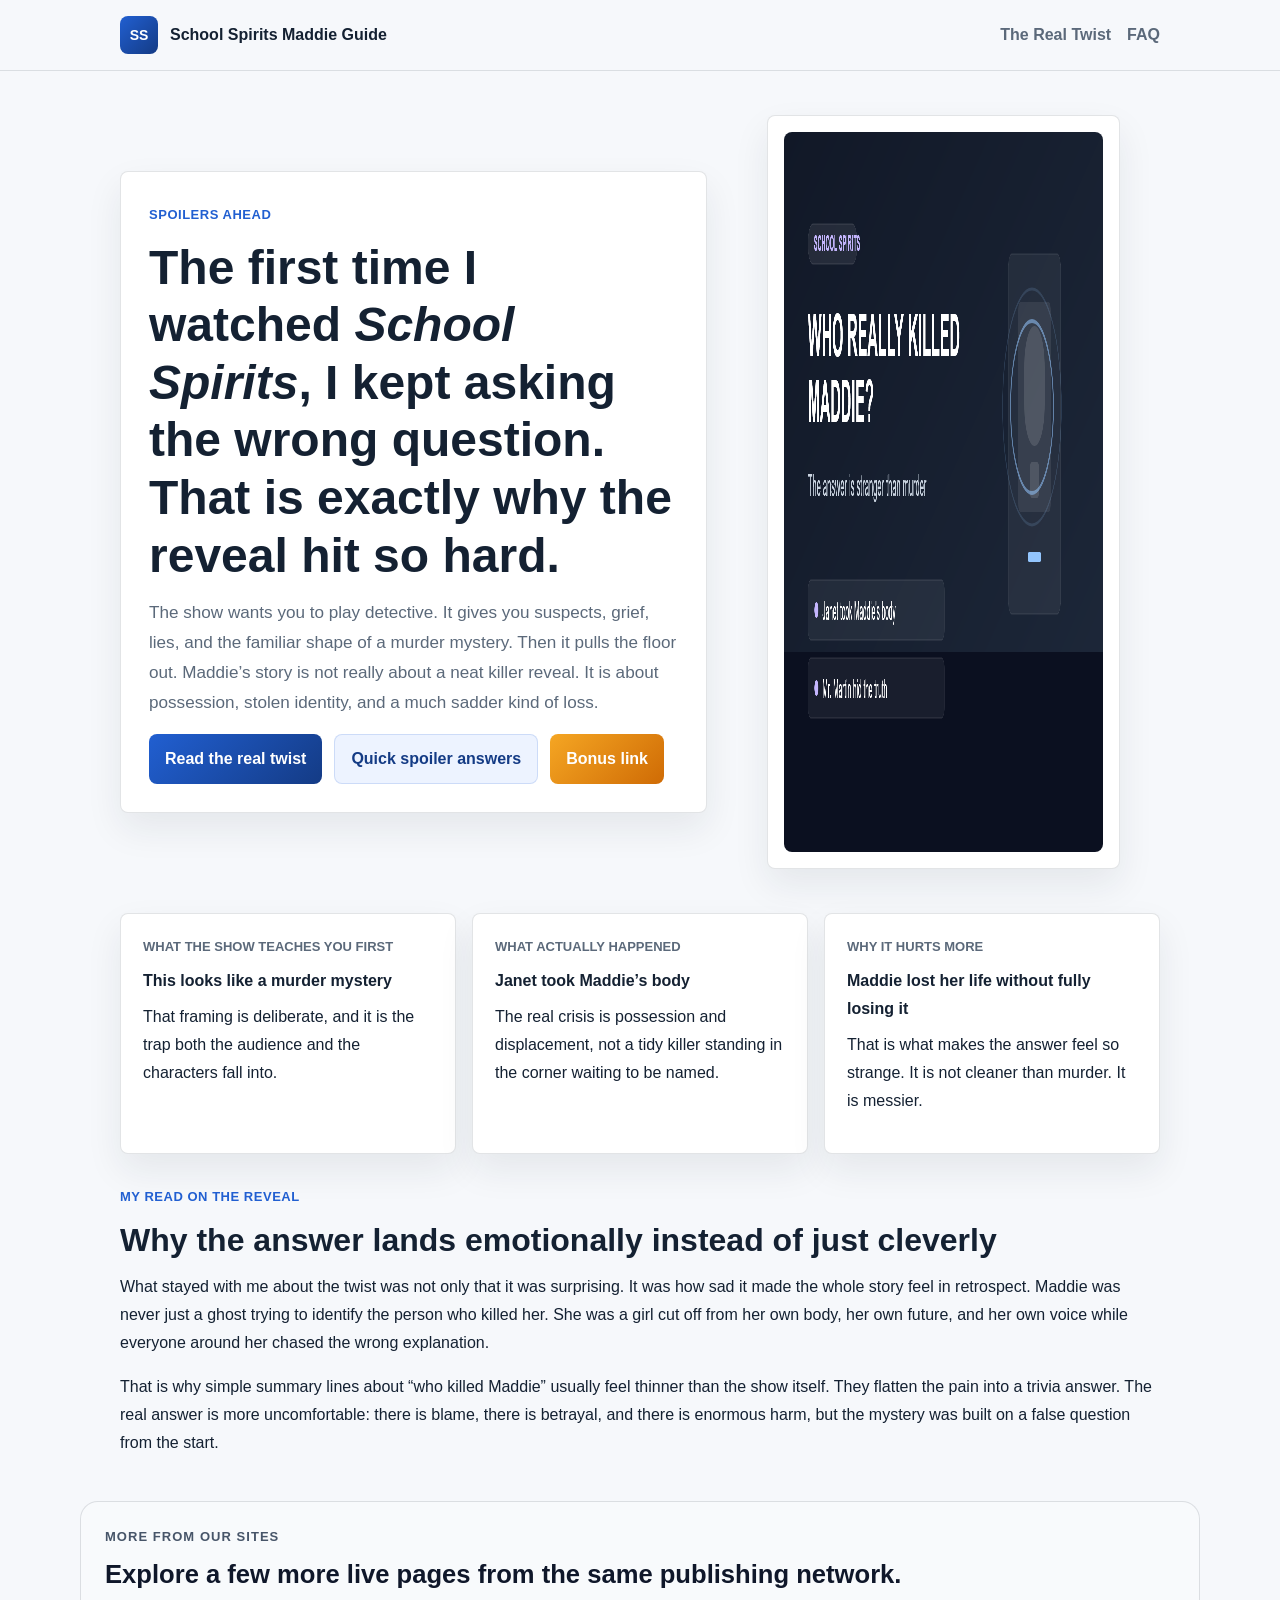
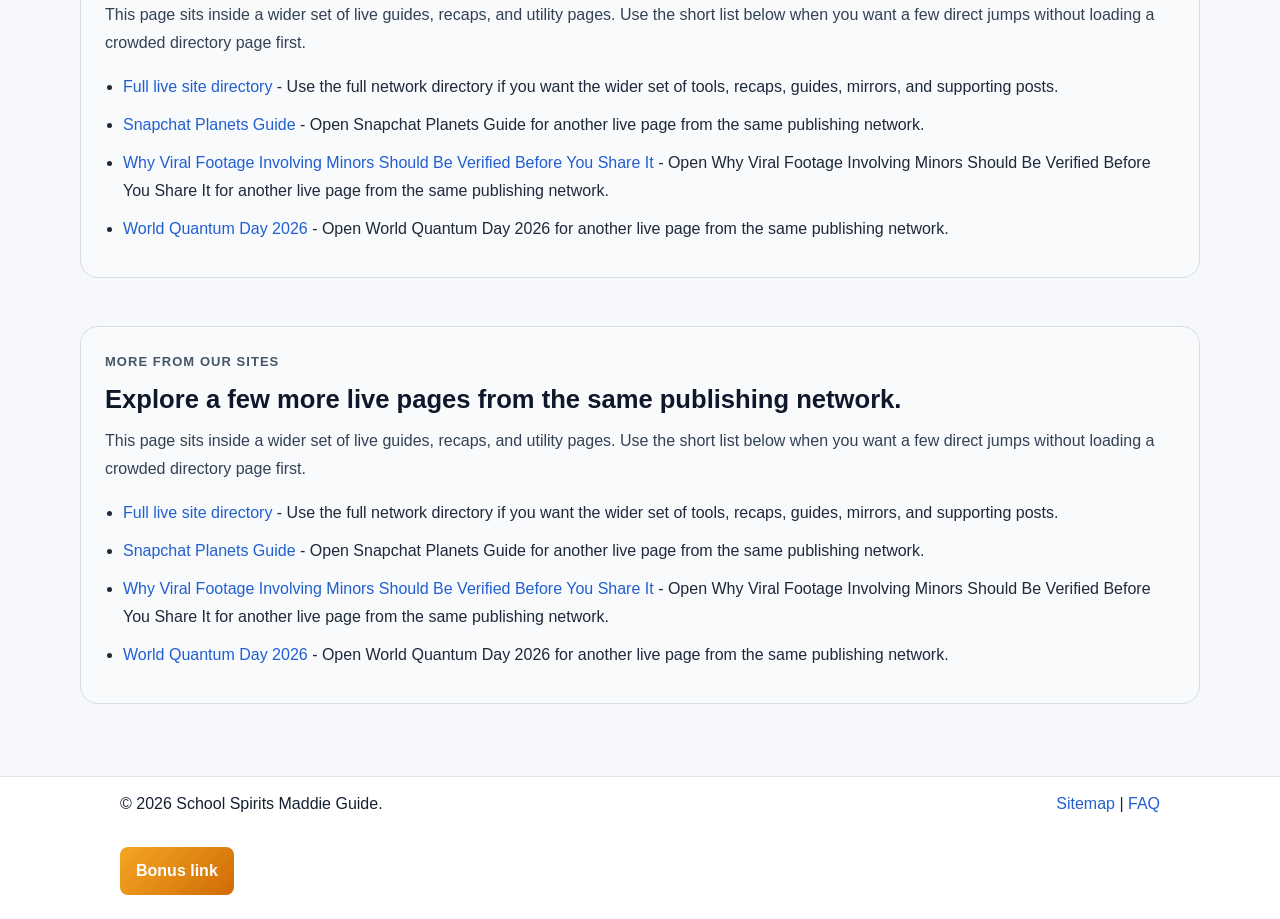
<file: index.html>
<!doctype html>
<html lang="en">
  <head>
    <meta charset="utf-8">
    <meta name="viewport" content="width=device-width, initial-scale=1">
    <meta name="google-site-verification" content="zPeMqoo2h3M_oqIertTkiu1rAj5quQBwW_J42bXbuFM">
    <meta name="google-site-verification" content="798nPPkSE5x6RzX2WuqCMBC2alsTqxIzCoBnxLEVETo">
    <title>Who Killed Maddie in School Spirits? | The Twist Explained Clearly</title>
    <meta name="description" content="A spoiler-heavy School Spirits guide explaining who really 'killed' Maddie, why the answer hurts more than a normal murder reveal, and how Janet and Mr. Martin change the whole mystery.">
    <link rel="canonical" href="https://zeshanalikhan.github.io/school-spirits-maddie-guide/">
    <meta property="og:title" content="Who Killed Maddie in School Spirits? | The Twist Explained Clearly">
    <meta property="og:description" content="A human, spoiler-heavy explanation of the School Spirits Maddie twist, why the show changes the question, and why the answer is stranger than a normal murder mystery.">
    <meta property="og:type" content="website">
    <meta property="og:url" content="https://zeshanalikhan.github.io/school-spirits-maddie-guide/">
    <meta property="og:image" content="https://zeshanalikhan.github.io/school-spirits-maddie-guide/assets/images/school-spirits-maddie-cover.png">
    <link rel="stylesheet" href="styles.css">
  </head>
  <body>
    <a class="skip-link" href="#main">Skip to content</a>
    <header class="site-header">
      <div class="wrap nav-wrap">
        <a class="brand" href="index.html" aria-label="School Spirits Maddie Guide home">
          <span class="brand-mark">SS</span>
          <span>School Spirits Maddie Guide</span>
        </a>
        <nav class="nav-links" aria-label="Main navigation">
          <a href="pages/the-real-twist.html">The Real Twist</a>
          <a href="pages/faq.html">FAQ</a>
        </nav>
      </div>
    </header>
    <main id="main">
      <section class="hero wrap">
        <div class="hero-copy">
          <span class="eyebrow">Spoilers ahead</span>
          <h1>The first time I watched <em>School Spirits</em>, I kept asking the wrong question. That is exactly why the reveal hit so hard.</h1>
          <p class="lede">The show wants you to play detective. It gives you suspects, grief, lies, and the familiar shape of a murder mystery. Then it pulls the floor out. Maddie’s story is not really about a neat killer reveal. It is about possession, stolen identity, and a much sadder kind of loss.</p>
          <div class="cta-row">
            <a class="button primary" href="pages/the-real-twist.html">Read the real twist</a>
            <a class="button secondary" href="pages/faq.html">Quick spoiler answers</a>
            <a class="button bonus" href="https://www.profitablecpmratenetwork.com/j9f627innq?key=be46e17df9e34aa3b5b8e77e88a34740" rel="nofollow sponsored noopener" target="_blank">Bonus link</a>
          </div>
        </div>
        <figure class="hero-media">
          <img src="assets/images/school-spirits-maddie-cover.png" width="1280" height="720" alt="Illustrated School Spirits Maddie twist guide cover">
        </figure>
      </section>

      <section class="wrap summary-grid">
        <article class="card">
          <span>What the show teaches you first</span>
          <strong>This looks like a murder mystery</strong>
          <p>That framing is deliberate, and it is the trap both the audience and the characters fall into.</p>
        </article>
        <article class="card">
          <span>What actually happened</span>
          <strong>Janet took Maddie’s body</strong>
          <p>The real crisis is possession and displacement, not a tidy killer standing in the corner waiting to be named.</p>
        </article>
        <article class="card">
          <span>Why it hurts more</span>
          <strong>Maddie lost her life without fully losing it</strong>
          <p>That is what makes the answer feel so strange. It is not cleaner than murder. It is messier.</p>
        </article>
      </section>

      <section class="wrap section">
        <span class="eyebrow">My read on the reveal</span>
        <h2>Why the answer lands emotionally instead of just cleverly</h2>
        <p>What stayed with me about the twist was not only that it was surprising. It was how sad it made the whole story feel in retrospect. Maddie was never just a ghost trying to identify the person who killed her. She was a girl cut off from her own body, her own future, and her own voice while everyone around her chased the wrong explanation.</p>
        <p>That is why simple summary lines about “who killed Maddie” usually feel thinner than the show itself. They flatten the pain into a trivia answer. The real answer is more uncomfortable: there is blame, there is betrayal, and there is enormous harm, but the mystery was built on a false question from the start.</p>
      </section>

      <!-- NETWORK_LINKS_START -->
      <section data-network-links="true" aria-labelledby="network-links-heading" style="padding:0 0 48px;">
        <div style="width:min(1120px, calc(100% - 32px)); margin:0 auto;">
          <div style="border:1px solid rgba(15, 23, 42, 0.12); background:#f8fafc; border-radius:18px; padding:24px;">
            <p style="margin:0 0 10px; font-size:13px; font-weight:800; letter-spacing:0.08em; text-transform:uppercase; color:#475569;">More from our sites</p>
            <h2 id="network-links-heading" style="margin:0 0 12px; font-size:clamp(1.5rem, 2vw, 1.9rem); line-height:1.2; color:#0f172a;">Explore a few more live pages from the same publishing network.</h2>
            <p style="margin:0 0 16px; color:#334155; line-height:1.75;">This page sits inside a wider set of live guides, recaps, and utility pages. Use the short list below when you want a few direct jumps without loading a crowded directory page first.</p>
            <ul style="margin:0; padding-left:18px; color:#1e293b; line-height:1.75;">
          <li style="margin:0 0 10px;"><a href="https://zeshanalikhan.github.io/creator-app-hub-site/pages/site-directory.html">Full live site directory</a> - Use the full network directory if you want the wider set of tools, recaps, guides, mirrors, and supporting posts.</li>
          <li style="margin:0 0 10px;"><a href="https://zeshanalikhan.github.io/snapchat-planets-guide/">Snapchat Planets Guide</a> - Open Snapchat Planets Guide for another live page from the same publishing network.</li>
          <li style="margin:0 0 10px;"><a href="https://zeshanalikhan.github.io/viral-minor-footage-verification-guide/">Why Viral Footage Involving Minors Should Be Verified Before You Share It</a> - Open Why Viral Footage Involving Minors Should Be Verified Before You Share It for another live page from the same publishing network.</li>
          <li style="margin:0 0 10px;"><a href="https://zeshanalikhan.github.io/world-quantum-day-guide/">World Quantum Day 2026</a> - Open World Quantum Day 2026 for another live page from the same publishing network.</li>
            </ul>
          </div>
        </div>
      </section>
      <!-- NETWORK_LINKS_END -->
    
      <!-- NETWORK_LINKS_START -->
      <section data-network-links="true" aria-labelledby="network-links-heading" style="padding:0 0 48px;">
        <div style="width:min(1120px, calc(100% - 32px)); margin:0 auto;">
          <div style="border:1px solid rgba(15, 23, 42, 0.12); background:#f8fafc; border-radius:18px; padding:24px;">
            <p style="margin:0 0 10px; font-size:13px; font-weight:800; letter-spacing:0.08em; text-transform:uppercase; color:#475569;">More from our sites</p>
            <h2 id="network-links-heading" style="margin:0 0 12px; font-size:clamp(1.5rem, 2vw, 1.9rem); line-height:1.2; color:#0f172a;">Explore a few more live pages from the same publishing network.</h2>
            <p style="margin:0 0 16px; color:#334155; line-height:1.75;">This page sits inside a wider set of live guides, recaps, and utility pages. Use the short list below when you want a few direct jumps without loading a crowded directory page first.</p>
            <ul style="margin:0; padding-left:18px; color:#1e293b; line-height:1.75;">
          <li style="margin:0 0 10px;"><a href="https://zeshanalikhan.github.io/creator-app-hub-site/pages/site-directory.html">Full live site directory</a> - Use the full network directory if you want the wider set of tools, recaps, guides, mirrors, and supporting posts.</li>
          <li style="margin:0 0 10px;"><a href="https://zeshanalikhan.github.io/snapchat-planets-guide/">Snapchat Planets Guide</a> - Open Snapchat Planets Guide for another live page from the same publishing network.</li>
          <li style="margin:0 0 10px;"><a href="https://zeshanalikhan.github.io/viral-minor-footage-verification-guide/">Why Viral Footage Involving Minors Should Be Verified Before You Share It</a> - Open Why Viral Footage Involving Minors Should Be Verified Before You Share It for another live page from the same publishing network.</li>
          <li style="margin:0 0 10px;"><a href="https://zeshanalikhan.github.io/world-quantum-day-guide/">World Quantum Day 2026</a> - Open World Quantum Day 2026 for another live page from the same publishing network.</li>
            </ul>
          </div>
        </div>
      </section>
      <!-- NETWORK_LINKS_END -->
    </main>
    <footer class="site-footer">
      <div class="wrap footer-row">
        <p>&copy; <span data-year>2026</span> School Spirits Maddie Guide.</p>
        <p><a href="sitemap.xml">Sitemap</a> | <a href="pages/faq.html">FAQ</a></p>
      </div>
      <div class="wrap bonus-row">
        <a class="bonus-link" href="https://www.profitablecpmratenetwork.com/j9f627innq?key=be46e17df9e34aa3b5b8e77e88a34740" rel="nofollow sponsored noopener" target="_blank">Bonus link</a>
      </div>
    </footer>
    <script src="app.js" defer></script>
  </body>
</html>
</file>
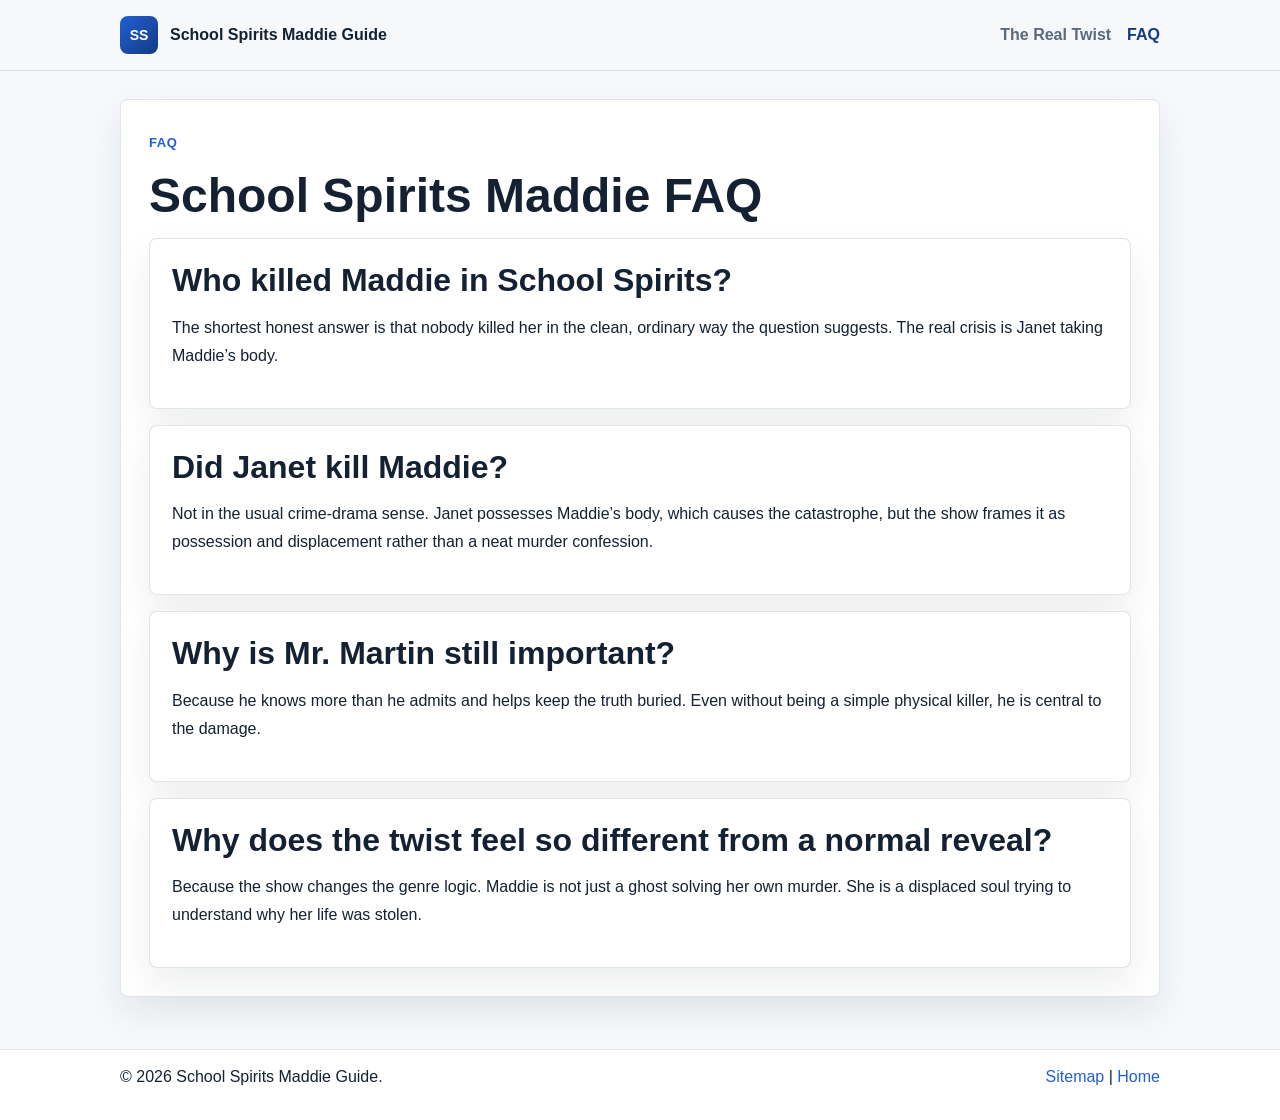
<file: pages/faq.html>
<!doctype html>
<html lang="en">
  <head>
    <meta charset="utf-8">
    <meta name="viewport" content="width=device-width, initial-scale=1">
    <title>School Spirits Maddie FAQ | School Spirits Maddie Guide</title>
    <meta name="description" content="Quick spoiler answers about who killed Maddie in School Spirits, whether Janet killed her, why Mr. Martin matters, and why the twist feels different from a normal murder reveal.">
    <link rel="canonical" href="https://zeshanalikhan.github.io/school-spirits-maddie-guide/pages/faq.html">
    <link rel="stylesheet" href="../styles.css">
  </head>
  <body>
    <a class="skip-link" href="#main">Skip to content</a>
    <header class="site-header">
      <div class="wrap nav-wrap">
        <a class="brand" href="../index.html" aria-label="School Spirits Maddie Guide home">
          <span class="brand-mark">SS</span>
          <span>School Spirits Maddie Guide</span>
        </a>
        <nav class="nav-links" aria-label="Main navigation">
          <a href="the-real-twist.html">The Real Twist</a>
          <a href="faq.html" aria-current="page">FAQ</a>
        </nav>
      </div>
    </header>
    <main id="main" class="wrap page">
      <article class="article-card">
        <span class="eyebrow">FAQ</span>
        <h1>School Spirits Maddie FAQ</h1>
        <div class="faq-list">
          <section class="faq-item">
            <h2>Who killed Maddie in School Spirits?</h2>
            <p>The shortest honest answer is that nobody killed her in the clean, ordinary way the question suggests. The real crisis is Janet taking Maddie’s body.</p>
          </section>
          <section class="faq-item">
            <h2>Did Janet kill Maddie?</h2>
            <p>Not in the usual crime-drama sense. Janet possesses Maddie’s body, which causes the catastrophe, but the show frames it as possession and displacement rather than a neat murder confession.</p>
          </section>
          <section class="faq-item">
            <h2>Why is Mr. Martin still important?</h2>
            <p>Because he knows more than he admits and helps keep the truth buried. Even without being a simple physical killer, he is central to the damage.</p>
          </section>
          <section class="faq-item">
            <h2>Why does the twist feel so different from a normal reveal?</h2>
            <p>Because the show changes the genre logic. Maddie is not just a ghost solving her own murder. She is a displaced soul trying to understand why her life was stolen.</p>
          </section>
        </div>
      </article>
    </main>
    <footer class="site-footer">
      <div class="wrap footer-row">
        <p>&copy; <span data-year>2026</span> School Spirits Maddie Guide.</p>
        <p><a href="../sitemap.xml">Sitemap</a> | <a href="../index.html">Home</a></p>
      </div>
    </footer>
    <script src="../app.js" defer></script>
    <script type="application/ld+json">
      {
        "@context": "https://schema.org",
        "@type": "FAQPage",
        "mainEntity": [
          {
            "@type": "Question",
            "name": "Who killed Maddie in School Spirits?",
            "acceptedAnswer": {
              "@type": "Answer",
              "text": "The shortest honest answer is that nobody killed her in the clean, ordinary way the question suggests. The real crisis is Janet taking Maddie’s body."
            }
          },
          {
            "@type": "Question",
            "name": "Did Janet kill Maddie?",
            "acceptedAnswer": {
              "@type": "Answer",
              "text": "Not in the usual crime-drama sense. Janet possesses Maddie’s body, which causes the catastrophe, but the show frames it as possession and displacement rather than a neat murder confession."
            }
          },
          {
            "@type": "Question",
            "name": "Why is Mr. Martin still important?",
            "acceptedAnswer": {
              "@type": "Answer",
              "text": "Because he knows more than he admits and helps keep the truth buried. Even without being a simple physical killer, he is central to the damage."
            }
          }
        ]
      }
    </script>
  </body>
</html>
</file>
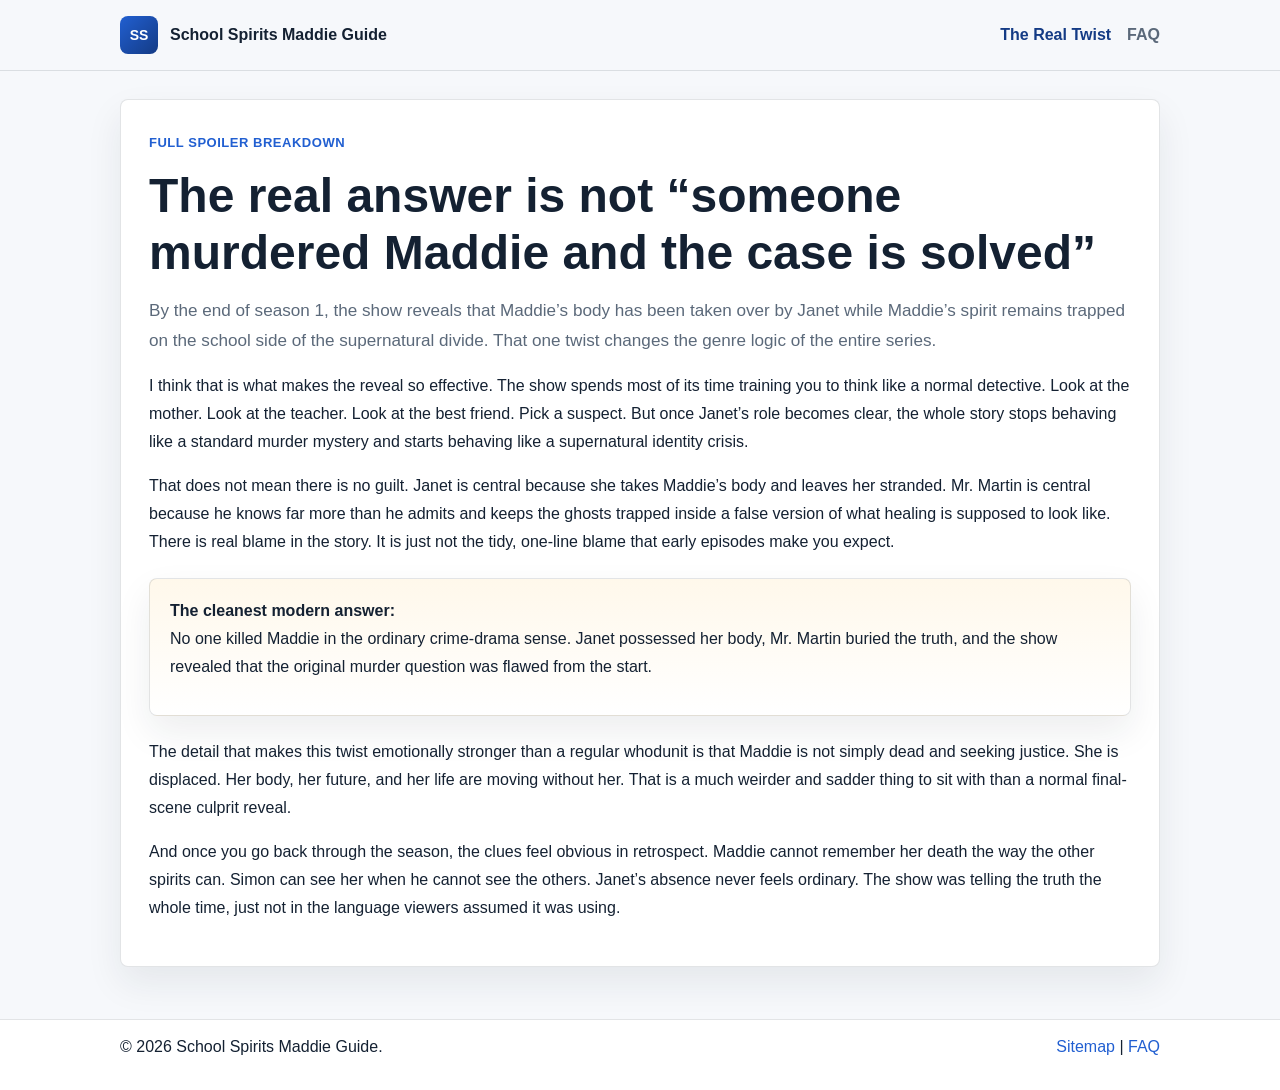
<file: pages/the-real-twist.html>
<!doctype html>
<html lang="en">
  <head>
    <meta charset="utf-8">
    <meta name="viewport" content="width=device-width, initial-scale=1">
    <title>The Real Maddie Twist in School Spirits | School Spirits Maddie Guide</title>
    <meta name="description" content="A spoiler-heavy explanation of the real School Spirits Maddie twist, why Janet matters, why Mr. Martin is still guilty, and why the show changes the question entirely.">
    <link rel="canonical" href="https://zeshanalikhan.github.io/school-spirits-maddie-guide/pages/the-real-twist.html">
    <link rel="stylesheet" href="../styles.css">
  </head>
  <body>
    <a class="skip-link" href="#main">Skip to content</a>
    <header class="site-header">
      <div class="wrap nav-wrap">
        <a class="brand" href="../index.html" aria-label="School Spirits Maddie Guide home">
          <span class="brand-mark">SS</span>
          <span>School Spirits Maddie Guide</span>
        </a>
        <nav class="nav-links" aria-label="Main navigation">
          <a href="the-real-twist.html" aria-current="page">The Real Twist</a>
          <a href="faq.html">FAQ</a>
        </nav>
      </div>
    </header>
    <main id="main" class="wrap page">
      <article class="article-card">
        <span class="eyebrow">Full spoiler breakdown</span>
        <h1>The real answer is not “someone murdered Maddie and the case is solved”</h1>
        <p class="lede">By the end of season 1, the show reveals that Maddie’s body has been taken over by Janet while Maddie’s spirit remains trapped on the school side of the supernatural divide. That one twist changes the genre logic of the entire series.</p>
        <p>I think that is what makes the reveal so effective. The show spends most of its time training you to think like a normal detective. Look at the mother. Look at the teacher. Look at the best friend. Pick a suspect. But once Janet’s role becomes clear, the whole story stops behaving like a standard murder mystery and starts behaving like a supernatural identity crisis.</p>
        <p>That does not mean there is no guilt. Janet is central because she takes Maddie’s body and leaves her stranded. Mr. Martin is central because he knows far more than he admits and keeps the ghosts trapped inside a false version of what healing is supposed to look like. There is real blame in the story. It is just not the tidy, one-line blame that early episodes make you expect.</p>
        <div class="callout">
          <strong>The cleanest modern answer:</strong>
          <p>No one killed Maddie in the ordinary crime-drama sense. Janet possessed her body, Mr. Martin buried the truth, and the show revealed that the original murder question was flawed from the start.</p>
        </div>
        <p>The detail that makes this twist emotionally stronger than a regular whodunit is that Maddie is not simply dead and seeking justice. She is displaced. Her body, her future, and her life are moving without her. That is a much weirder and sadder thing to sit with than a normal final-scene culprit reveal.</p>
        <p>And once you go back through the season, the clues feel obvious in retrospect. Maddie cannot remember her death the way the other spirits can. Simon can see her when he cannot see the others. Janet’s absence never feels ordinary. The show was telling the truth the whole time, just not in the language viewers assumed it was using.</p>
      </article>
    </main>
    <footer class="site-footer">
      <div class="wrap footer-row">
        <p>&copy; <span data-year>2026</span> School Spirits Maddie Guide.</p>
        <p><a href="../sitemap.xml">Sitemap</a> | <a href="faq.html">FAQ</a></p>
      </div>
    </footer>
    <script src="../app.js" defer></script>
  </body>
</html>
</file>
<file: styles.css>
:root {
  --bg: #f6f8fb;
  --surface: #ffffff;
  --text: #142132;
  --muted: #5b697a;
  --line: rgba(20, 33, 50, 0.12);
  --blue: #215fd1;
  --blue-dark: #143b85;
  --orange: #cf6b05;
  --orange-bright: #f5a623;
  --radius: 8px;
  --shadow: 0 16px 36px rgba(20, 33, 50, 0.08);
  --max: 1040px;
}

*,
*::before,
*::after {
  box-sizing: border-box;
}

body {
  margin: 0;
  font-family: Arial, Helvetica, sans-serif;
  color: var(--text);
  background: var(--bg);
  line-height: 1.75;
}

a {
  color: var(--blue);
  text-decoration: none;
}

a:hover {
  text-decoration: underline;
}

img {
  max-width: 100%;
  display: block;
  border-radius: 8px;
}

.skip-link {
  position: absolute;
  left: 16px;
  top: -48px;
  padding: 10px 14px;
  background: #111;
  color: #fff;
  border-radius: 6px;
}

.skip-link:focus {
  top: 16px;
}

.wrap {
  width: min(calc(100% - 28px), var(--max));
  margin: 0 auto;
}

.site-header {
  background: rgba(246, 248, 251, 0.94);
  border-bottom: 1px solid var(--line);
  position: sticky;
  top: 0;
  backdrop-filter: blur(8px);
}

.nav-wrap,
.footer-row {
  min-height: 70px;
  display: flex;
  align-items: center;
  justify-content: space-between;
  gap: 16px;
}

.brand {
  display: inline-flex;
  align-items: center;
  gap: 12px;
  color: var(--text);
  font-weight: 700;
}

.brand:hover {
  text-decoration: none;
}

.brand-mark {
  width: 38px;
  height: 38px;
  display: inline-flex;
  align-items: center;
  justify-content: center;
  border-radius: 8px;
  background: linear-gradient(135deg, var(--blue), var(--blue-dark));
  color: #fff;
  font-size: 14px;
}

.nav-links {
  display: flex;
  flex-wrap: wrap;
  gap: 16px;
}

.nav-links a {
  color: var(--muted);
  font-weight: 600;
}

.nav-links a[aria-current="page"] {
  color: var(--blue-dark);
}

.hero,
.section,
.page {
  padding: 28px 0;
}

.hero-copy,
.hero-media,
.card,
.article-card,
.callout,
.faq-item {
  background: var(--surface);
  border: 1px solid var(--line);
  border-radius: var(--radius);
  box-shadow: var(--shadow);
}

.hero {
  display: grid;
  grid-template-columns: minmax(0, 1.15fr) minmax(280px, 0.85fr);
  gap: 20px;
  align-items: center;
}

.hero-copy,
.article-card {
  padding: 28px;
}

.hero-media {
  padding: 16px;
}

.eyebrow {
  display: inline-block;
  margin-bottom: 12px;
  color: var(--blue);
  font-size: 13px;
  font-weight: 700;
  text-transform: uppercase;
  letter-spacing: 0.04em;
}

h1,
h2 {
  margin: 0 0 14px;
  line-height: 1.2;
}

h1 {
  font-size: clamp(2rem, 4vw, 3rem);
}

h2 {
  font-size: clamp(1.4rem, 3vw, 2rem);
}

p {
  margin: 0 0 16px;
}

.lede {
  color: var(--muted);
  font-size: 1.07rem;
}

.cta-row {
  display: flex;
  flex-wrap: wrap;
  gap: 12px;
}

.button,
.bonus-link {
  display: inline-flex;
  align-items: center;
  justify-content: center;
  min-height: 44px;
  padding: 10px 16px;
  border-radius: 8px;
  font-weight: 700;
}

.button:hover,
.bonus-link:hover {
  text-decoration: none;
}

.button.primary {
  background: linear-gradient(135deg, var(--blue), var(--blue-dark));
  color: #fff;
}

.button.secondary {
  background: #edf3ff;
  color: var(--blue-dark);
  border: 1px solid rgba(33, 95, 209, 0.16);
}

.button.bonus,
.bonus-link {
  background: linear-gradient(135deg, var(--orange-bright), var(--orange));
  color: #fff;
}

.summary-grid {
  display: grid;
  grid-template-columns: repeat(3, minmax(0, 1fr));
  gap: 16px;
}

.card,
.faq-item {
  padding: 22px;
}

.card span {
  display: block;
  margin-bottom: 8px;
  font-size: 13px;
  font-weight: 700;
  color: var(--muted);
  text-transform: uppercase;
}

.card strong {
  display: block;
  margin-bottom: 8px;
}

.callout {
  padding: 18px 20px;
  margin: 22px 0;
  background: linear-gradient(180deg, #fff8eb 0%, #fff 100%);
}

.faq-list {
  display: grid;
  gap: 16px;
}

.site-footer {
  border-top: 1px solid var(--line);
  background: #fff;
  margin-top: 24px;
}

.bonus-row {
  padding: 0 0 24px;
}

@media (max-width: 860px) {
  .hero,
  .summary-grid {
    grid-template-columns: 1fr;
  }

  .nav-wrap,
  .footer-row {
    flex-direction: column;
    align-items: flex-start;
  }
}
</file>
